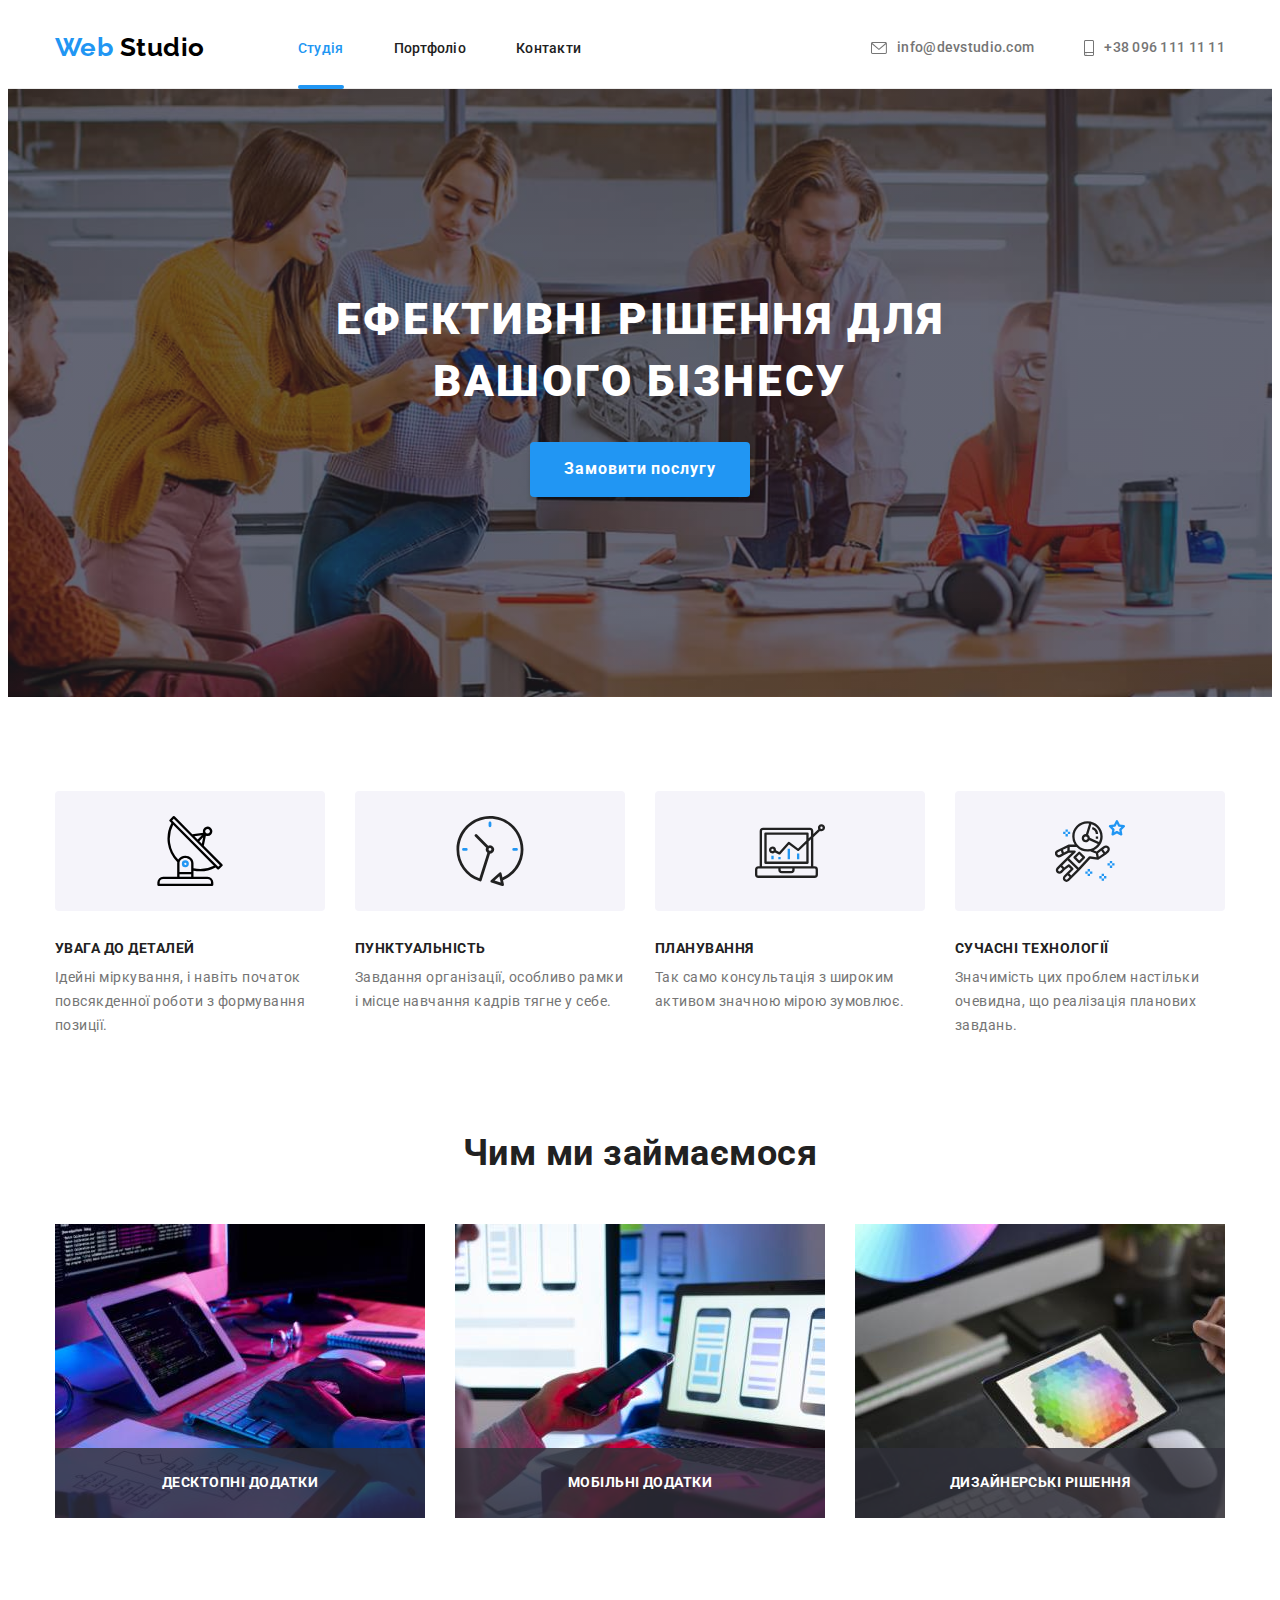
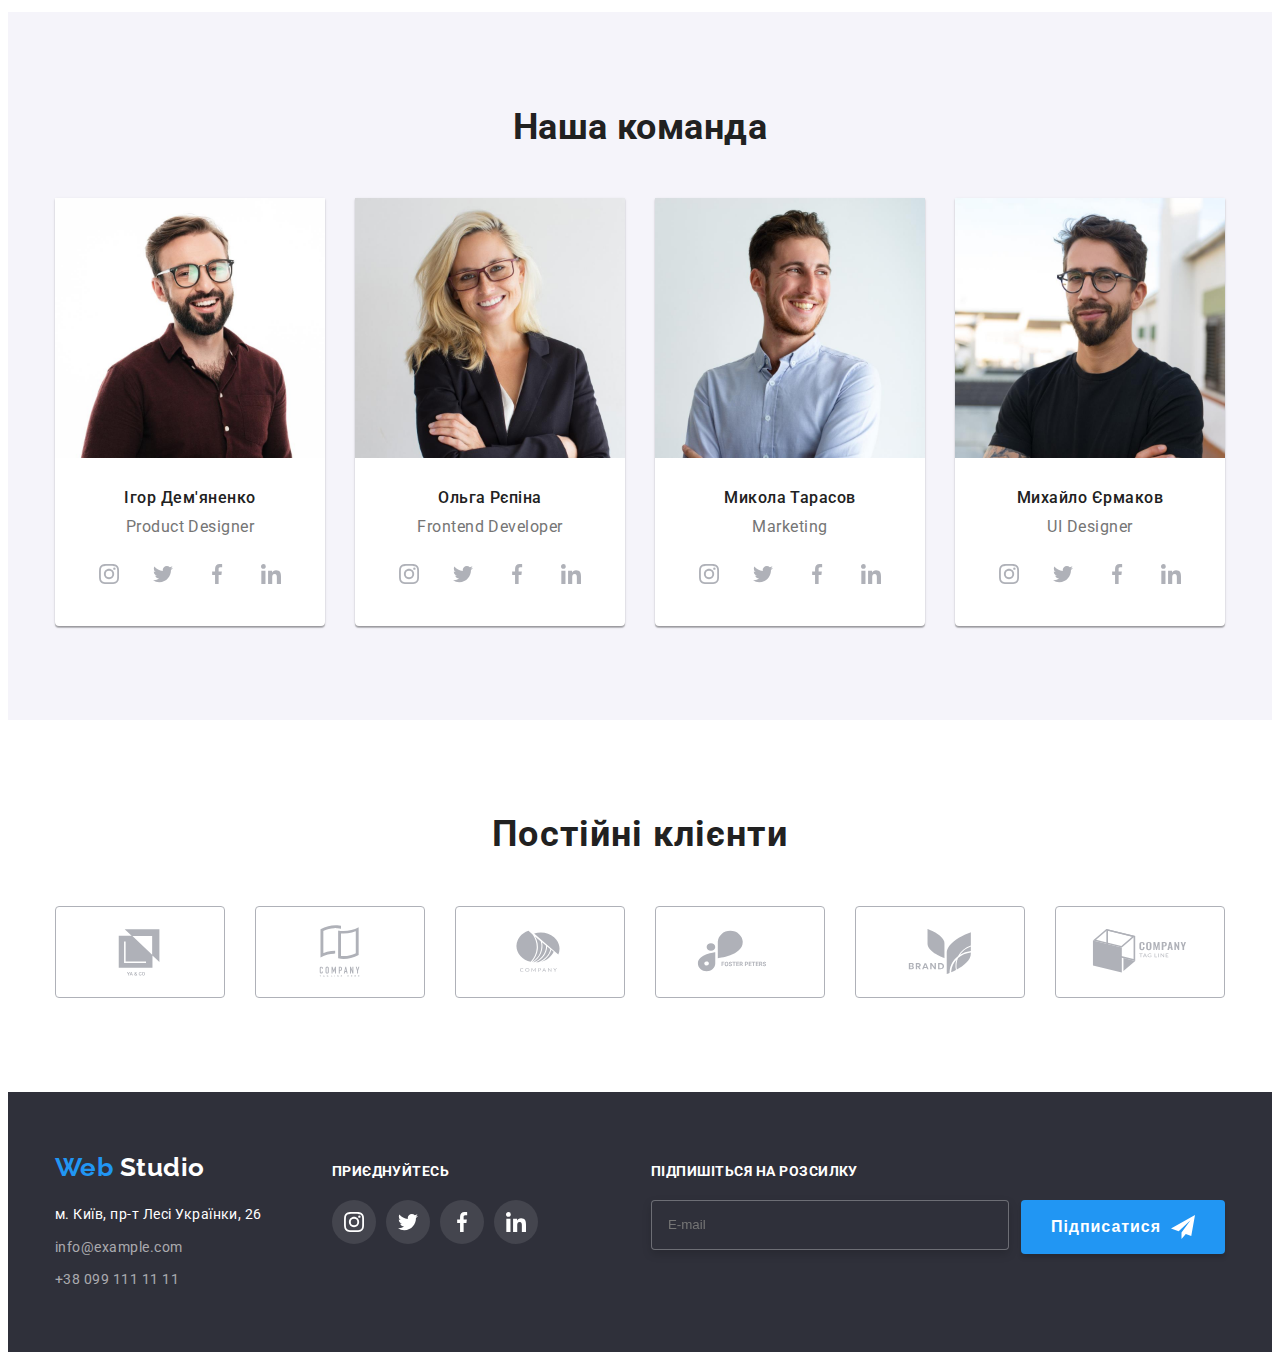
<file: index.html>
<!DOCTYPE html>
<html lang="uk">
	<head>
		<meta charset="UTF-8" />
		<meta http-equiv="X-UA-Compatible" content="IE=edge" />
		<meta name="viewport" content="width=device-width, initial-scale=1.0" />
		<title>Document</title>
		<link
			rel="stylesheet"
			href="https://cdnjs.cloudflare.com/ajax/libs/modern-normalize/1.1.0/modern-normalize.min.css"
			integrity="sha512-wpPYUAdjBVSE4KJnH1VR1HeZfpl1ub8YT/NKx4PuQ5NmX2tKuGu6U/JRp5y+Y8XG2tV+wKQpNHVUX03MfMFn9Q=="
			crossorigin="anonymous"
			referrerpolicy="no-referrer"
		/>
		<link
			href="https://fonts.googleapis.com/css2?family=Edu+TAS+Beginner:wght@700&family=Raleway:wght@700&family=Roboto:wght@400;500;700;900&display=swap"
			rel="stylesheet"
		/>
		<link rel="stylesheet" href="./css/main.min.css" />
	</head>
	<body>
		<header class="header">
			<div class="container">
				<nav class="nav">
					<a href="./index.html" class="logo header__logo"><span class="logo__color">Web</span> Studio</a>
					<ul class="nav__list list">
						<li class="nav__item"><a href="./index.html" class="nav__link nav__link--current">Студія</a></li>
						<li class="nav__item"><a href="./portfolio.html" class="nav__link">Портфоліо</a></li>
						<li class="nav__item"><a href="" class="nav__link">Контакти</a></li>
					</ul>
				</nav>
				<ul class="contacts list">
					<li class="contacts__item">
						<a href="mailto:info@devstudio.com" class="contacts__mail">
							<svg class="contacts__icon" width="16" height="12">
								<use href="./images/symbol-defs.svg#icon-envelope"></use>
							</svg>
							info@devstudio.com
						</a>
					</li>
					<li>
						<a href="tel:+380961111111" class="contacts__tel">
							<svg class="contacts__icon" width="10" height="16">
								<use href="./images/symbol-defs.svg#icon-smartphone"></use>
							</svg>
							+38 096 111 11 11
						</a>
					</li>
				</ul>
			</div>
		</header>

		<main>
			<section class="section hero">
				<div class="container">
					<h1 class="hero__title">Ефективні рішення для вашого бізнесу</h1>
					<button type="button" class="hero__btn" data-modal-open>Замовити послугу</button>
				</div>
			</section>
			<section class="section benefits">
				<div class="container">
					<h2 class="benefits--hidden">Наші переваги</h2>
					<ul class="benefits__list list">
						<li class="benefits__item">
							<div class="benefits__svg">
								<svg width="70" height="70">
									<use href="./images/symbol-defs.svg#icon-antenna"></use>
								</svg>
							</div>

							<h3 class="benefits__title">УВАГА ДО ДЕТАЛЕЙ</h3>
							<p class="benefits__text">
								Ідейні міркування, і навіть початок повсякденної роботи з формування позиції.
							</p>
						</li>
						<li class="benefits__item">
							<div class="benefits__svg">
								<svg width="70" height="70">
									<use href="./images/symbol-defs.svg#icon-clock"></use>
								</svg>
							</div>
							<h3 class="benefits__title">ПУНКТУАЛЬНІСТЬ</h3>
							<p class="benefits__text">Завдання організації, особливо рамки і місце навчання кадрів тягне у себе.</p>
						</li>
						<li class="benefits__item">
							<div class="benefits__svg">
								<svg width="70" height="70">
									<use href="./images/symbol-defs.svg#icon-diagram"></use>
								</svg>
							</div>
							<h3 class="benefits__title">ПЛАНУВАННЯ</h3>
							<p class="benefits__text">Так само консультація з широким активом значною мірою зумовлює.</p>
						</li>
						<li class="benefits__item">
							<div class="benefits__svg">
								<svg width="70" height="70">
									<use href="./images/symbol-defs.svg#icon-astronaut"></use>
								</svg>
							</div>
							<h3 class="benefits__title">СУЧАСНІ ТЕХНОЛОГІЇ</h3>
							<p class="benefits__text">Значимість цих проблем настільки очевидна, що реалізація планових завдань.</p>
						</li>
					</ul>
				</div>
			</section>

			<section class="section developments section-size">
				<div class="container">
					<h2 class="developments__title">Чим ми займаємося</h2>
					<ul class="developments__list list">
						<li class="developments__item">
							<img src="./images/img1.jpg" alt="Робочий процес" width="370" height="294" />
							<h3 class="developments__caption">Десктопні додатки</h3>
						</li>
						<li class="developments__item">
							<img src="./images/img2.jpg" alt="Робочий процес" width="370" height="294" />
							<h3 class="developments__caption">Мобільні додатки</h3>
						</li>
						<li class="developments__item">
							<img src="./images/img3.jpg" alt="Робочий процес" width="370" height="294" />
							<h3 class="developments__caption">Дизайнерські рішення</h3>
						</li>
					</ul>
				</div>
			</section>

			<section class="section team card">
				<div class="container">
					<h2 class="team__title">Наша команда</h2>
					<ul class="team__list list">
						<li class="team__item">
							<img src="./images/foto1.jpg" alt="Игор Дем'яненко" width="270" height="260" />
							<h3 class="card__title">Ігор Дем'яненко</h3>
							<p class="card__text">Product Designer</p>
							<ul class="socials list">
								<li>
									<a href="" class="socials__link">
										<svg class="socials__icon" width="20" height="20">
											<use href="./images/symbol-defs.svg#icon-instagram"></use>
										</svg>
									</a>
								</li>
								<li>
									<a href="" class="socials__link">
										<svg class="socials__icon" width="20" height="20">
											<use href="./images/symbol-defs.svg#icon-twitter"></use>
										</svg>
									</a>
								</li>
								<li>
									<a href="" class="socials__link">
										<svg class="socials__icon" width="20" height="20">
											<use href="./images/symbol-defs.svg#icon-facebook"></use>
										</svg>
									</a>
								</li>
								<li>
									<a href="" class="socials__link">
										<svg class="socials__icon" width="20" height="20">
											<use href="./images/symbol-defs.svg#icon-linkedin"></use>
										</svg>
									</a>
								</li>
							</ul>
						</li>
						<li class="team__item">
							<img src="./images/foto2.jpg" alt="Ольга Рєпіна" width="270" height="260" />
							<h3 class="card__title">Ольга Рєпіна</h3>
							<p class="card__text">Frontend Developer</p>
							<ul class="socials list">
								<li>
									<a href="" class="socials__link">
										<svg class="socials__icon" width="20" height="20">
											<use href="./images/symbol-defs.svg#icon-instagram"></use>
										</svg>
									</a>
								</li>
								<li>
									<a href="" class="socials__link">
										<svg class="socials__icon" width="20" height="20">
											<use href="./images/symbol-defs.svg#icon-twitter"></use>
										</svg>
									</a>
								</li>
								<li>
									<a href="" class="socials__link">
										<svg class="socials__icon" width="20" height="20">
											<use href="./images/symbol-defs.svg#icon-facebook"></use>
										</svg>
									</a>
								</li>
								<li>
									<a href="" class="socials__link">
										<svg class="socials__icon" width="20" height="20">
											<use href="./images/symbol-defs.svg#icon-linkedin"></use>
										</svg>
									</a>
								</li>
							</ul>
						</li>
						<li class="team__item">
							<img src="./images/foto3.jpg" alt="Микола Тарасов" width="270" height="260" />
							<h3 class="card__title">Микола Тарасов</h3>
							<p class="card__text">Marketing</p>
							<ul class="socials list">
								<li>
									<a href="" class="socials__link">
										<svg class="socials__icon" width="20" height="20">
											<use href="./images/symbol-defs.svg#icon-instagram"></use>
										</svg>
									</a>
								</li>
								<li>
									<a href="" class="socials__link">
										<svg class="socials__icon" width="20" height="20">
											<use href="./images/symbol-defs.svg#icon-twitter"></use>
										</svg>
									</a>
								</li>
								<li>
									<a href="" class="socials__link">
										<svg class="socials__icon" width="20" height="20">
											<use href="./images/symbol-defs.svg#icon-facebook"></use>
										</svg>
									</a>
								</li>
								<li>
									<a href="" class="socials__link">
										<svg class="socials__icon" width="20" height="20">
											<use href="./images/symbol-defs.svg#icon-linkedin"></use>
										</svg>
									</a>
								</li>
							</ul>
						</li>
						<li class="team__item">
							<img src="./images/foto4.jpg" alt="Михаил Ермаков" width="270" height="260" />
							<h3 class="card__title">Михайло Єрмаков</h3>
							<p class="card__text">UI Designer</p>
							<ul class="socials list">
								<li>
									<a href="" class="socials__link">
										<svg class="socials__icon" width="20" height="20">
											<use href="./images/symbol-defs.svg#icon-instagram"></use>
										</svg>
									</a>
								</li>
								<li>
									<a href="" class="socials__link">
										<svg class="socials__icon" width="20" height="20">
											<use href="./images/symbol-defs.svg#icon-twitter"></use>
										</svg>
									</a>
								</li>
								<li>
									<a href="" class="socials__link">
										<svg class="socials__icon" width="20" height="20">
											<use href="./images/symbol-defs.svg#icon-facebook"></use>
										</svg>
									</a>
								</li>
								<li>
									<a href="" class="socials__link">
										<svg class="socials__icon" width="20" height="20">
											<use href="./images/symbol-defs.svg#icon-linkedin"></use>
										</svg>
									</a>
								</li>
							</ul>
						</li>
					</ul>
				</div>
			</section>
			<section class="section clients">
				<div class="container">
					<h2 class="clients__title">Постійні клієнти</h2>
					<ul class="clients__list list">
						<li>
							<a href="#" class="clients__link">
								<svg width="106" height="60">
									<use href="./images/symbol-defs.svg#icon-Logo"></use>
								</svg>
							</a>
						</li>
						<li>
							<a href="#" class="clients__link">
								<svg width="106" height="60">
									<use href="./images/symbol-defs.svg#icon-Logo-1"></use>
								</svg>
							</a>
						</li>
						<li>
							<a href="#" class="clients__link">
								<svg width="106" height="60">
									<use href="./images/symbol-defs.svg#icon-Logo-2"></use>
								</svg>
							</a>
						</li>
						<li>
							<a href="#" class="clients__link">
								<svg width="106" height="60">
									<use href="./images/symbol-defs.svg#icon-Logo-3"></use>
								</svg>
							</a>
						</li>
						<li>
							<a href="#" class="clients__link">
								<svg width="106" height="60">
									<use href="./images/symbol-defs.svg#icon-Logo-4"></use>
								</svg>
							</a>
						</li>
						<li>
							<a href="#" class="clients__link">
								<svg width="106" height="60">
									<use href="./images/symbol-defs.svg#icon-Logo-5"></use>
								</svg>
							</a>
						</li>
					</ul>
				</div>
			</section>
		</main>

		<footer class="footer">
			<div class="container">
				<div>
					<a href="./index.html" class="logo footer__logo">
						<span class="logo__color">Web</span> <span class="logo__color-footer">Studio</span>
					</a>
					<address class="footer-contacts">
						<ul class="list">
							<li class="footer-contacts__item">
								<a href="https://goo.gl/maps/35UjGf1LxanLmhbe7" class="footer-contacts__address"
									>м. Київ, пр-т Лесі Українки, 26</a
								>
							</li>
							<li class="footer-contacts__item">
								<a href="mailto:info@example.com" class="footer-contacts__mail">info@example.com</a>
							</li>
							<li class="footer-contacts__item">
								<a href="tel:+380991111111" class="footer-contacts__tel">+38 099 111 11 11</a>
							</li>
						</ul>
					</address>
				</div>
				<div class="footer-socials footer-socials-retreat">
					<h3 class="footer-socials__title">ПРИЄДНУЙТЕСЬ</h3>
					<ul class="footer-socials__list list">
						<li>
							<a href="" class="footer-socials__link">
								<svg class="footer-socials__icon" width="20" height="20">
									<use href="./images/symbol-defs.svg#icon-instagram"></use>
								</svg>
							</a>
						</li>
						<li>
							<a href="" class="footer-socials__link">
								<svg class="footer-socials__icon" width="20" height="20">
									<use href="./images/symbol-defs.svg#icon-twitter"></use>
								</svg>
							</a>
						</li>
						<li>
							<a href="" class="footer-socials__link">
								<svg class="footer-socials__icon" width="20" height="20">
									<use href="./images/symbol-defs.svg#icon-facebook"></use>
								</svg>
							</a>
						</li>
						<li>
							<a href="" class="footer-socials__link">
								<svg class="footer-socials__icon" width="20" height="20">
									<use href="./images/symbol-defs.svg#icon-linkedin"></use>
								</svg>
							</a>
						</li>
					</ul>
				</div>
				<div class="footer-form">
					<b class="footer-form__title">Підпишіться на розсилку</b>
					<form>
						<input type="email" class="footer-form__email" placeholder="E-mail" name="email" />
						<button type="submit" class="footer-form__btn">
							Підписатися
							<svg class="footer-form__icon" width="24" height="24">
								<use href="./images/symbol-defs (2).svg#icon-icon-send"></use>
							</svg>
						</button>
					</form>
				</div>
			</div>
		</footer>
		<div class="backdrop is-hidden" data-modal>
			<div class="modal">
				<button type="button" class="modal__btn-close" data-modal-close>
					<svg class="modal__close-svg" width="11" height="11">
						<use href="./images/symbol-defs (1).svg#icon-Vector"></use>
					</svg>
				</button>
				<p class="modal__title">Залиште свої дані, ми вам передзвонимо</p>
				<form>
					<div class="modal__container">
						<label class="modal__label">
							<span>Ім'я</span>
							<input type="text" name="username" class="modal__input" />
							<svg class="modal__svg" width="18" height="18">
								<use href="./images/symbol-defs (2).svg#icon-person-black"></use>
							</svg>
						</label>
					</div>
					<div class="modal__container">
						<label class="modal__label">
							<span>Телефон</span>
							<input type="tel" name="tel" class="modal__input" />
							<svg class="modal__svg" width="18" height="18">
								<use href="./images/symbol-defs (2).svg#icon-phone-black"></use>
							</svg>
						</label>
					</div>
					<div class="modal__container">
						<label class="modal__label">
							<span>Пошта</span>
							<input type="email" name="email" class="modal__input" />
							<svg class="modal__svg" width="18" height="18">
								<use href="./images/symbol-defs (2).svg#icon-email-black"></use>
							</svg>
						</label>
					</div>
					<label class="modal__label modal__label--retreat">
						<span>Коментар</span>
						<textarea name="coment" rows="5" class="modal__textarea" placeholder="Введіть текст"></textarea>
					</label>
					<label class="terms">
						<input type="checkbox" name="checkbox" class="terms__checkbox" />
						<span class="terms__icon"></span>
						<span class="terms__text">Погоджуюся з розсилкою та приймаю</span>
						<a href="#" class="terms__link">Умови договору</a>
					</label>
					<button type="submit" class="modal__btn">Відправити</button>
				</form>
			</div>
		</div>
		<script src="./js/modal.js"></script>
	</body>
</html>
</file>
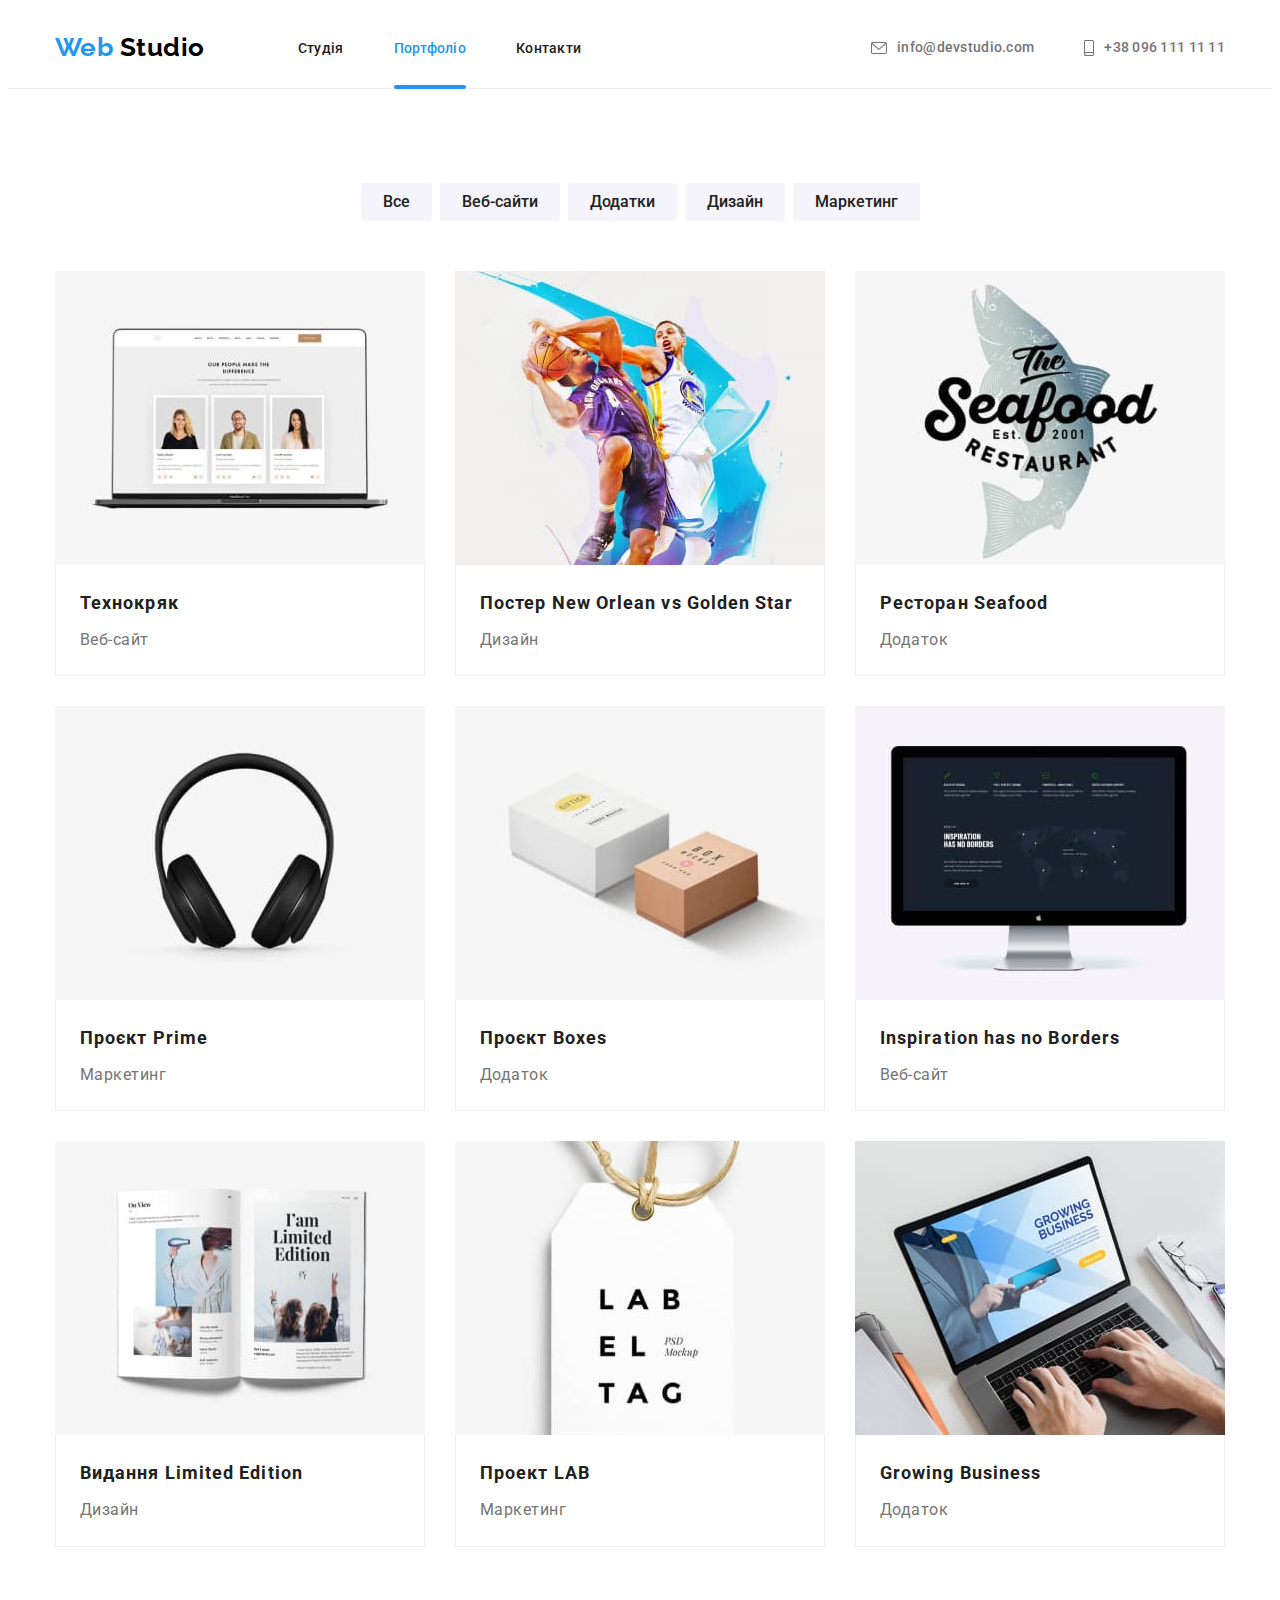
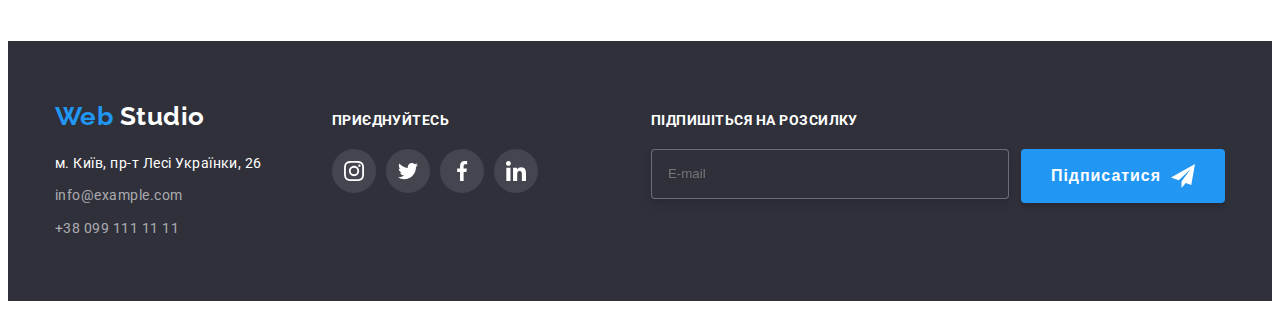
<file: portfolio.html>
<!DOCTYPE html>
<html lang="uk">
	<head>
		<meta charset="UTF-8" />
		<meta http-equiv="X-UA-Compatible" content="IE=edge" />
		<meta name="viewport" content="width=device-width, initial-scale=1.0" />
		<title>Document</title>
		<link
			rel="stylesheet"
			href="https://cdnjs.cloudflare.com/ajax/libs/modern-normalize/1.1.0/modern-normalize.min.css"
			integrity="sha512-wpPYUAdjBVSE4KJnH1VR1HeZfpl1ub8YT/NKx4PuQ5NmX2tKuGu6U/JRp5y+Y8XG2tV+wKQpNHVUX03MfMFn9Q=="
			crossorigin="anonymous"
			referrerpolicy="no-referrer"
		/>
		<link
			href="https://fonts.googleapis.com/css2?family=Edu+TAS+Beginner:wght@700&family=Raleway:wght@700&family=Roboto:wght@400;500;700;900&display=swap"
			rel="stylesheet"
		/>
		<link rel="stylesheet" href="./css/main.min.css" />
	</head>
	<body>
		<header class="header">
			<div class="container">
				<nav class="nav">
					<a href="./index.html" class="logo header__logo"><span class="logo__color">Web</span> Studio</a>
					<ul class="nav__list list">
						<li class="nav__item"><a href="./index.html" class="nav__link">Студія</a></li>
						<li class="nav__item"><a href="./portfolio.html" class="nav__link nav__link--current">Портфоліо</a></li>
						<li class="nav__item"><a href="" class="nav__link">Контакти</a></li>
					</ul>
				</nav>
				<ul class="contacts list">
					<li class="contacts__item">
						<a href="mailto:info@devstudio.com" class="contacts__mail">
							<svg class="contacts__icon" width="16" height="12">
								<use href="./images/symbol-defs.svg#icon-envelope"></use>
							</svg>
							info@devstudio.com
						</a>
					</li>
					<li>
						<a href="tel:+380961111111" class="contacts__tel">
							<svg class="contacts__icon" width="10" height="16">
								<use href="./images/symbol-defs.svg#icon-smartphone"></use>
							</svg>
							+38 096 111 11 11
						</a>
					</li>
				</ul>
			</div>
		</header>

		<main>
			<section class="section portfolio">
				<div class="container">
					<h1 class="portfolio--hidden">Наши роботи</h1>
					<ul class="portfolio__list list">
						<li class="portfolio__item"><button type="button" class="portfolio__button">Все</button></li>
						<li class="portfolio__item"><button type="button" class="portfolio__button">Веб-сайти</button></li>
						<li class="portfolio__item"><button type="button" class="portfolio__button">Додатки</button></li>
						<li class="portfolio__item"><button type="button" class="portfolio__button">Дизайн</button></li>
						<li class="portfolio__item"><button type="button" class="portfolio__button">Маркетинг</button></li>
					</ul>
					<ul class="projects projects-section list">
						<li class="projects__item">
							<a href="" class="projects__link">
								<div class="overlay">
									<img src="./images/robota1.jpg" alt="Откритий ноутбук" width="370" height="294" />
									<p class="overlay__content">
										Ресурс пропонує комплексні пропозиції з різним рівнем функціоналу та сервісів. Все це дозволить
										відвідувачу отримати вичерпні відомості про компанію чи приватну особу.
									</p>
								</div>
								<div class="projects__container">
									<h2 class="projects__title">Технокряк</h2>
									<p class="projects__text">Веб-сайт</p>
								</div>
							</a>
						</li>
						<li class="projects__item">
							<a href="" class="projects__link">
								<div class="overlay">
									<img src="./images/robota2.jpg" alt="Два баскитболиста" width="370" height="294" />

									<p class="overlay__content">
										Ресурс пропонує комплексні пропозиції з різним рівнем функціоналу та сервісів. Все це дозволить
										відвідувачу отримати вичерпні відомості про компанію чи приватну особу.
									</p>
								</div>
								<div class="projects__container">
									<h2 class="projects__title">Постер New Orlean vs Golden Star</h2>
									<p class="projects__text">Дизайн</p>
								</div>
							</a>
						</li>
						<li class="projects__item">
							<a href="" class="projects__link">
								<div class="overlay">
									<img src="./images/robota3.jpg" alt="Логотип" width="370" height="294" />

									<p class="overlay__content">
										Ресурс пропонує комплексні пропозиції з різним рівнем функціоналу та сервісів. Все це дозволить
										відвідувачу отримати вичерпні відомості про компанію чи приватну особу.
									</p>
								</div>
								<div class="projects__container">
									<h2 class="projects__title">Ресторан Seafood</h2>
									<p class="projects__text">Додаток</p>
								</div>
							</a>
						</li>
						<li class="projects__item">
							<a href="" class="projects__link">
								<div class="overlay">
									<img src="./images/robota4.jpg" alt="Наушники" width="370" height="294" />

									<p class="overlay__content">
										Ресурс пропонує комплексні пропозиції з різним рівнем функціоналу та сервісів. Все це дозволить
										відвідувачу отримати вичерпні відомості про компанію чи приватну особу.
									</p>
								</div>
								<div class="projects__container">
									<h2 class="projects__title">Проєкт Prime</h2>
									<p class="projects__text">Маркетинг</p>
								</div>
							</a>
						</li>
						<li class="projects__item">
							<a href="" class="projects__link">
								<div class="overlay">
									<img src="./images/robota5.jpg" alt="Два бокса" width="370" height="294" />

									<p class="overlay__content">
										Ресурс пропонує комплексні пропозиції з різним рівнем функціоналу та сервісів. Все це дозволить
										відвідувачу отримати вичерпні відомості про компанію чи приватну особу.
									</p>
								</div>
								<div class="projects__container">
									<h2 class="projects__title">Проєкт Boxes</h2>
									<p class="projects__text">Додаток</p>
								</div>
							</a>
						</li>
						<li class="projects__item">
							<a href="" class="projects__link">
								<div class="overlay">
									<img src="./images/robota6.jpg" alt="Монитор" width="370" height="294" />

									<p class="overlay__content">
										Ресурс пропонує комплексні пропозиції з різним рівнем функціоналу та сервісів. Все це дозволить
										відвідувачу отримати вичерпні відомості про компанію чи приватну особу.
									</p>
								</div>
								<div class="projects__container">
									<h2 class="projects__title">Inspiration has no Borders</h2>
									<p class="projects__text">Веб-сайт</p>
								</div>
							</a>
						</li>
						<li class="projects__item">
							<a href="" class="projects__link">
								<div class="overlay">
									<img src="./images/robota7.jpg" alt="Откритая книга" width="370" height="294" />

									<p class="overlay__content">
										Ресурс пропонує комплексні пропозиції з різним рівнем функціоналу та сервісів. Все це дозволить
										відвідувачу отримати вичерпні відомості про компанію чи приватну особу.
									</p>
								</div>
								<div class="projects__container">
									<h2 class="projects__title">Видання Limited Edition</h2>
									<p class="projects__text">Дизайн</p>
								</div>
							</a>
						</li>
						<li class="projects__item">
							<a href="" class="projects__link">
								<div class="overlay">
									<img src="./images/robota8.jpg" alt="Бирка" width="370" height="294" />

									<p class="overlay__content">
										Ресурс пропонує комплексні пропозиції з різним рівнем функціоналу та сервісів. Все це дозволить
										відвідувачу отримати вичерпні відомості про компанію чи приватну особу.
									</p>
								</div>
								<div class="projects__container">
									<h2 class="projects__title">Проект LAB</h2>
									<p class="projects__text">Маркетинг</p>
								</div>
							</a>
						</li>
						<li class="projects__item">
							<a href="" class="projects__link">
								<div class="overlay">
									<img src="./images/robota9.jpg" alt="Откритий ноутбук" width="370" height="294" />

									<p class="overlay__content">
										Ресурс пропонує комплексні пропозиції з різним рівнем функціоналу та сервісів. Все це дозволить
										відвідувачу отримати вичерпні відомості про компанію чи приватну особу.
									</p>
								</div>
								<div class="projects__container">
									<h2 class="projects__title">Growing Business</h2>
									<p class="projects__text">Додаток</p>
								</div>
							</a>
						</li>
					</ul>
				</div>
			</section>
		</main>

		<footer class="footer">
			<div class="container">
				<div>
					<a href="./index.html" class="logo footer__logo">
						<span class="logo__color">Web</span> <span class="logo__color-footer">Studio</span>
					</a>
					<address class="footer-contacts">
						<ul class="list">
							<li class="footer-contacts__item">
								<a href="https://goo.gl/maps/35UjGf1LxanLmhbe7" class="footer-contacts__address"
									>м. Київ, пр-т Лесі Українки, 26</a
								>
							</li>
							<li class="footer-contacts__item">
								<a href="mailto:info@example.com" class="footer-contacts__mail">info@example.com</a>
							</li>
							<li class="footer-contacts__item">
								<a href="tel:+380991111111" class="footer-contacts__tel">+38 099 111 11 11</a>
							</li>
						</ul>
					</address>
				</div>
				<div class="footer-socials footer-socials-retreat">
					<h3 class="footer-socials__title">ПРИЄДНУЙТЕСЬ</h3>
					<ul class="footer-socials__list list">
						<li>
							<a href="" class="footer-socials__link">
								<svg class="footer-socials__icon" width="20" height="20">
									<use href="./images/symbol-defs.svg#icon-instagram"></use>
								</svg>
							</a>
						</li>
						<li>
							<a href="" class="footer-socials__link">
								<svg class="footer-socials__icon" width="20" height="20">
									<use href="./images/symbol-defs.svg#icon-twitter"></use>
								</svg>
							</a>
						</li>
						<li>
							<a href="" class="footer-socials__link">
								<svg class="footer-socials__icon" width="20" height="20">
									<use href="./images/symbol-defs.svg#icon-facebook"></use>
								</svg>
							</a>
						</li>
						<li>
							<a href="" class="footer-socials__link">
								<svg class="footer-socials__icon" width="20" height="20">
									<use href="./images/symbol-defs.svg#icon-linkedin"></use>
								</svg>
							</a>
						</li>
					</ul>
				</div>
				<div class="footer-form">
					<b class="footer-form__title">Підпишіться на розсилку</b>
					<form>
						<input type="email" class="footer-form__email" placeholder="E-mail" name="email" />
						<button type="submit" class="footer-form__btn">
							Підписатися
							<svg class="footer-form__icon" width="24" height="24">
								<use href="./images/symbol-defs (2).svg#icon-icon-send"></use>
							</svg>
						</button>
					</form>
				</div>
			</div>
		</footer>
	</body>
</html>
</file>
<file: css/main.min.css>
:root{--primary-text-color: #757575;--title-text-color: #212121;--title: #ffffff;--accent-color: #2196f3}body{background-color:#fff;color:var(--primary-text-color);font-family:"Roboto",sans-serif;letter-spacing:.03em}h1,h2,h3,h4,h5,h6,p{margin:0}ul,ol{margin:0;padding-left:0}header{border-bottom:1px solid #ececec}*,*::before,*::after{box-sizing:border-box}img{display:block;max-width:100%;height:auto}.list{list-style-type:none}.benefits--hidden,.portfolio--hidden{position:absolute;white-space:nowrap;width:1px;height:1px;overflow:hidden;border:0;padding:0;clip:rect(0 0 0 0);clip-path:inset(50%);margin:-1px}.logo{font-family:"Raleway",sans-serif;font-weight:700;color:#000;font-size:26px;line-height:1.19;text-decoration:none}.header__logo{margin-right:93px;padding-top:24px;padding-bottom:25px}.logo__color{color:var(--accent-color)}.footer__logo{display:block;margin-bottom:20px}.logo__color-footer{color:#fff}.container{max-width:1200px;margin-left:auto;margin-right:auto;padding-left:15px;padding-right:15px}.section{padding-top:94px;padding-bottom:94px}.hero__btn{color:var(--title);background-color:var(--accent-color);box-shadow:0px 4px 4px rgba(0,0,0,.15);border-radius:4px;border-color:rgba(0,0,0,0);font-family:inherit;font-weight:700;font-size:16px;line-height:1.9;cursor:pointer;text-align:center;letter-spacing:.06em;display:block;margin:auto;padding:10px 32px;transition:background-color 250ms cubic-bezier(0.4, 0, 0.2, 1)}.hero__btn:hover,.hero__btn:focus{background-color:#188ce8}.modal__btn-close{position:absolute;top:8px;right:8px;width:30px;height:30px;background:#fff;border:1px solid rgba(0,0,0,.1);border-radius:50%;cursor:pointer}.modal__close-svg{fill:currentColor;transition:fill 250ms cubic-bezier(0.4, 0, 0.2, 1)}.modal__btn-close:hover .modal__close-svg,.modal__btn-close:focus .modal__close-svg{fill:var(--accent-color);outline:0}.modal__btn{font-weight:700;font-size:16px;line-height:1.9;letter-spacing:.06em;color:var(--title);background:#2196f3;box-shadow:0px 4px 4px rgba(0,0,0,.15);border-radius:4px;border-color:rgba(0,0,0,0);width:200px;height:50px;display:block;margin:auto;cursor:pointer;transition:background 250ms cubic-bezier(0.4, 0, 0.2, 1)}.modal__btn:hover,.modal__btn:focus{background:#188ce8}.portfolio__button{background:#f5f4fa;border-radius:4px;color:var(--title-text-color);font-family:inherit;font-weight:500;font-size:16px;line-height:1.6;text-align:center;border:0;cursor:pointer;padding:6px 22px;transition:background-color 250ms cubic-bezier(0.4, 0, 0.2, 1),color 250ms cubic-bezier(0.4, 0, 0.2, 1),box-shadow 250ms cubic-bezier(0.4, 0, 0.2, 1)}.portfolio__button:hover,.portfolio__button:focus{background-color:var(--accent-color);color:#fff;box-shadow:0px 3px 1px rgba(0,0,0,.1),0px 1px 2px rgba(0,0,0,.08),0px 2px 2px rgba(0,0,0,.12)}.footer-form__btn{margin-left:12px;padding:10px 28px;background-color:var(--accent-color);color:var(--title);border-color:rgba(0,0,0,0);box-shadow:0px 4px 4px rgba(0,0,0,.15);border-radius:4px;cursor:pointer;font-weight:700;font-size:16px;line-height:30px;letter-spacing:.06em;display:flex;justify-content:center;align-items:center;gap:10px;transition:background-color 250ms cubic-bezier(0.4, 0, 0.2, 1)}.footer-form__btn:hover,.footer-form__btn:focus{background-color:#188ce8}.footer-form__icon{fill:currentColor}.backdrop{position:fixed;top:0;width:100%;height:100%;background-color:rgba(0,0,0,.2);transition:opacity 300ms cubic-bezier(0.4, 0, 0.2, 1),visibility 300ms cubic-bezier(0.4, 0, 0.2, 1)}.is-hidden{opacity:0;visibility:hidden;pointer-events:none}.modal{width:528px;min-height:581px;height:581px;padding:40px;background-color:#fff;box-shadow:0px 1px 3px rgba(0,0,0,.12),0px 1px 1px rgba(0,0,0,.14),0px 2px 1px rgba(0,0,0,.2);border-radius:4px;position:absolute;top:50%;left:50%;transform:translate(-50%, -50%) scale(1) rotate(0);transition:transform 300ms cubic-bezier(0.4, 0, 0.2, 1)}.backdrop.is-hidden .modal{transform:translate(-50%, -50%) scale(0) rotate(360deg)}.modal__title{font-weight:700;font-size:20px;line-height:1.15;text-align:center;color:var(--title-text-color);margin-bottom:12px}.modal__container{position:relative;margin-bottom:10px}.modal__label span{display:block;margin-bottom:4px;font-weight:400;font-size:12px;line-height:1.16;letter-spacing:.01em}.modal__label--retreat{display:block;margin-bottom:20px}.modal__input{width:100%;height:40px;border:1px solid rgba(33,33,33,.2);border-radius:4px;font-weight:400;font-size:12px;line-height:1.16;letter-spacing:.01em;color:currentColor;padding-left:42px;cursor:pointer;transition:border 250ms cubic-bezier(0.4, 0, 0.2, 1)}.modal__input:hover,.modal__input:focus{border:1px solid #2196f3;outline:none}.modal__svg{position:absolute;top:50%;left:12px;transition:fill 250ms cubic-bezier(0.4, 0, 0.2, 1)}.modal__input:hover+.modal__svg,.modal__input:focus+.modal__svg{fill:var(--accent-color)}.modal__textarea{width:100%;height:120px;padding:12px 16px;border:1px solid rgba(33,33,33,.2);border-radius:4px;font-weight:400;font-size:12px;line-height:1.16;letter-spacing:.01em;color:currentColor;resize:none;transition:border 250ms cubic-bezier(0.4, 0, 0.2, 1)}.modal__textarea:hover,.modal__textarea:focus{border:1px solid #2196f3;outline:none}.terms{display:flex;justify-content:center;align-items:center;margin-bottom:30px}.terms__checkbox{position:absolute;white-space:nowrap;width:1px;height:1px;overflow:hidden;border:0;padding:0;clip:rect(0 0 0 0);clip-path:inset(50%);margin:-1px}.terms__icon{display:inline-block;width:16px;height:15px;border:2px solid #212121;border-radius:2px;transition:background-color 250ms cubic-bezier(0.4, 0, 0.2, 1),background-image 250ms cubic-bezier(0.4, 0, 0.2, 1)}.terms__checkbox:checked+.terms__icon{background-color:var(--accent-color);border-color:rgba(0,0,0,0);background-image:url(../images/icon\ check.svg);background-size:contain;background-origin:border-box;background-repeat:no-repeat}.terms__text{margin-left:7px;font-weight:400;font-size:14px;line-height:1.7}.terms__link{margin-left:3px;font-weight:400;font-size:14px;line-height:1.7;text-decoration:underline;color:#2196f3}.socials{display:flex;justify-content:center;gap:10px;padding-bottom:30px}.socials__link{width:44px;height:44px;border-radius:50%;display:flex;align-items:center;justify-content:center;color:#afb1b8;transition:background-color 250ms cubic-bezier(0.4, 0, 0.2, 1),color 250ms cubic-bezier(0.4, 0, 0.2, 1)}.socials__link:hover,.socials__link:focus{background-color:var(--accent-color);color:var(--title)}.socials__icon{fill:currentColor}.footer-socials-retreat{margin-left:70px;margin-right:auto}.footer-socials__title{font-size:14px;line-height:1.14;letter-spacing:.03em;color:var(--title);margin-bottom:20px;padding-top:12px}.footer-socials__list{display:flex;justify-content:flex-start;gap:10px}.footer-socials__link{width:44px;height:44px;border-radius:50%;display:flex;align-items:center;justify-content:center;color:var(--title);background-color:rgba(255,255,255,.1);transition:background-color 250ms cubic-bezier(0.4, 0, 0.2, 1)}.footer-socials__link:hover,.footer-socials__link:focus{background-color:var(--accent-color)}.footer-socials__icon{fill:currentColor}.header>.container{display:flex;align-items:center}.nav{display:flex}.nav__list{display:flex;align-items:center}.nav__item:not(:last-child){margin-right:50px}.nav__link{color:var(--title-text-color);font-weight:500;font-size:14px;line-height:1.14;letter-spacing:.02em;text-decoration:none;list-style-type:none;transition:color 250ms cubic-bezier(0.4, 0, 0.2, 1)}.nav__link:hover,.nav__link:focus{color:var(--accent-color)}.nav__link--current{color:var(--accent-color);position:relative}.nav__link--current::after{content:"";height:4px;width:100%;margin-top:28px;display:block;position:absolute;background:var(--accent-color);border-radius:2px}.contacts{display:flex;margin-left:auto;align-items:center}.contacts__mail{color:var(--primary-text-color);font-weight:500;font-size:14px;line-height:1.14;letter-spacing:.02em;text-decoration:none;display:flex;align-items:center;transition:color 250ms cubic-bezier(0.4, 0, 0.2, 1)}.contacts__mail:hover,.contacts__mail:focus{color:var(--accent-color)}.contacts__tel{color:var(--primary-text-color);font-weight:500;font-size:14px;line-height:1.14;letter-spacing:.02em;text-decoration:none;display:flex;align-items:center;transition:color 250ms cubic-bezier(0.4, 0, 0.2, 1)}.contacts__tel:hover,.contacts__tel:focus{color:var(--accent-color)}.contacts__icon{fill:currentColor;margin-right:10px}.contacts__item{margin-right:50px}.hero{padding-top:200px;padding-bottom:200px;max-width:1600px;margin:0 auto;background-image:linear-gradient(rgba(47, 48, 58, 0.4), rgba(47, 48, 58, 0.4)),url(../images/Img.jpg);background-repeat:no-repeat;background-position:center;background-size:cover}.hero__title{color:var(--title);font-weight:900;font-size:44px;line-height:1.4;text-align:center;letter-spacing:.06em;text-transform:uppercase;width:696px;margin-bottom:30px;margin-right:auto;margin-left:auto}.benefits__svg{display:flex;justify-content:center;align-items:center;width:270px;height:120px;background:#f5f4fa;border-radius:4px;margin-bottom:30px}.benefits__list{display:flex}.benefits__item:not(:last-child){margin-right:30px}.benefits__title{color:var(--title-text-color);font-size:14px;line-height:1.14;text-transform:uppercase;margin-bottom:10px}.benefits__text{font-size:14px;line-height:1.7}.section-size{padding-top:0}.developments__title{color:var(--title-text-color);font-size:36px;line-height:1.17;text-align:center;margin-bottom:50px}.developments__list{display:flex;gap:30px}.developments__item{width:calc((100% - 60px)/3);position:relative}.developments__caption{position:absolute;color:var(--title);font-size:14px;line-height:1.14;text-align:center;text-transform:uppercase;display:flex;justify-content:center;align-items:center;height:27px;width:100%;height:70px;left:0;bottom:0;background:rgba(47,48,58,.8)}.team{background-color:#f5f4fa}.team__title{color:var(--title-text-color);font-size:36px;line-height:1.17;text-align:center;margin-bottom:50px}.team__list{display:flex;gap:30px}.team__item{background:#fff;box-shadow:0px 1px 3px rgba(0,0,0,.12),0px 1px 1px rgba(0,0,0,.14),0px 2px 1px rgba(0,0,0,.2);border-radius:0px 0px 4px 4px;width:calc((100% - 90px)/4)}.card__title{color:var(--title-text-color);font-weight:500;font-size:16px;line-height:1.19;text-align:center;padding-top:30px;margin-bottom:10px}.card__text{font-size:16px;line-height:1.19;text-align:center;margin-bottom:16px}.clients__title{font-size:36px;line-height:1.16;text-align:center;letter-spacing:.03em;color:var(--title-text-color);margin-bottom:50px}.clients__list{display:flex;align-items:center;justify-content:center;gap:30px}.clients__link{width:170px;height:92px;border:1px solid #afb1b8;border-radius:4px;fill:#afb1b8;display:flex;align-items:center;justify-content:center;transition:border-color 250ms cubic-bezier(0.4, 0, 0.2, 1),fill 250ms cubic-bezier(0.4, 0, 0.2, 1)}.clients__link:hover,.clients__link:focus{border-color:var(--accent-color);fill:var(--accent-color)}.footer{background-color:#2f303a;padding-top:60px;padding-bottom:60px}.footer .container{display:flex}.footer-contacts__item:not(:last-child){margin-bottom:9px}.footer-contacts__address{color:#fff;font-weight:400;font-size:14px;line-height:1.7;text-decoration:none;font-style:normal;transition:color 250ms cubic-bezier(0.4, 0, 0.2, 1)}.footer-contacts__address:hover{color:var(--accent-color)}.footer-contacts__mail,.footer-contacts__tel{color:rgba(255,255,255,.6);font-weight:400;font-size:14px;line-height:1.7;text-decoration:none;font-style:normal;transition:color 250ms cubic-bezier(0.4, 0, 0.2, 1)}.footer-contacts__mail:hover,.footer-contacts__mail:focus,.footer-contacts__tel:hover,.footer-contacts__tel:focus{color:var(--accent-color)}.footer-form{padding-top:12px}.footer-form__title{text-transform:uppercase;font-size:14px;line-height:1.14;color:var(--title);display:block;margin-bottom:20px}.footer-form__title+form{display:flex}.footer-form__email{display:block;border:1px solid rgba(255,255,255,.3);filter:drop-shadow(0px 4px 4px rgba(0, 0, 0, 0.15));border-radius:4px;width:358px;height:50px;background-color:#2f303a;color:var(--title);padding-left:16px}.portfolio__list{display:flex;justify-content:center;margin-bottom:50px}.portfolio__item:not(:last-child){margin-right:8px}.projects-section{display:flex;flex-wrap:wrap;gap:30px}.projects__link{text-decoration:none;display:block;transition:box-shadow 250ms cubic-bezier(0.4, 0, 0.2, 1)}.projects__link:hover{box-shadow:0px 4px 4px rgba(0,0,0,.25)}.overlay{position:relative;overflow:hidden}.overlay__content{position:absolute;left:0;top:0;width:100%;height:100%;font-size:18px;line-height:1.55;padding:63px 24px;color:var(--title);background:rgba(33,150,243,.9);transform:translateY(100%);transition:transform 250ms cubic-bezier(0.4, 0, 0.2, 1)}.projects__link:hover .overlay__content{transform:translateY(0)}.projects__container{padding:20px 24px;border-bottom:1px solid #eee;border-right:1px solid #eee;border-left:1px solid #eee}.projects__title{color:var(--title-text-color);font-style:normal;font-size:18px;line-height:2;letter-spacing:.06em;margin-bottom:4px}.projects__text{color:var(--primary-text-color);font-size:16px;line-height:1.9}.projects__item{background:#fff;width:calc((100% - 60px)/3)}/*# sourceMappingURL=main.min.css.map */
</file>
